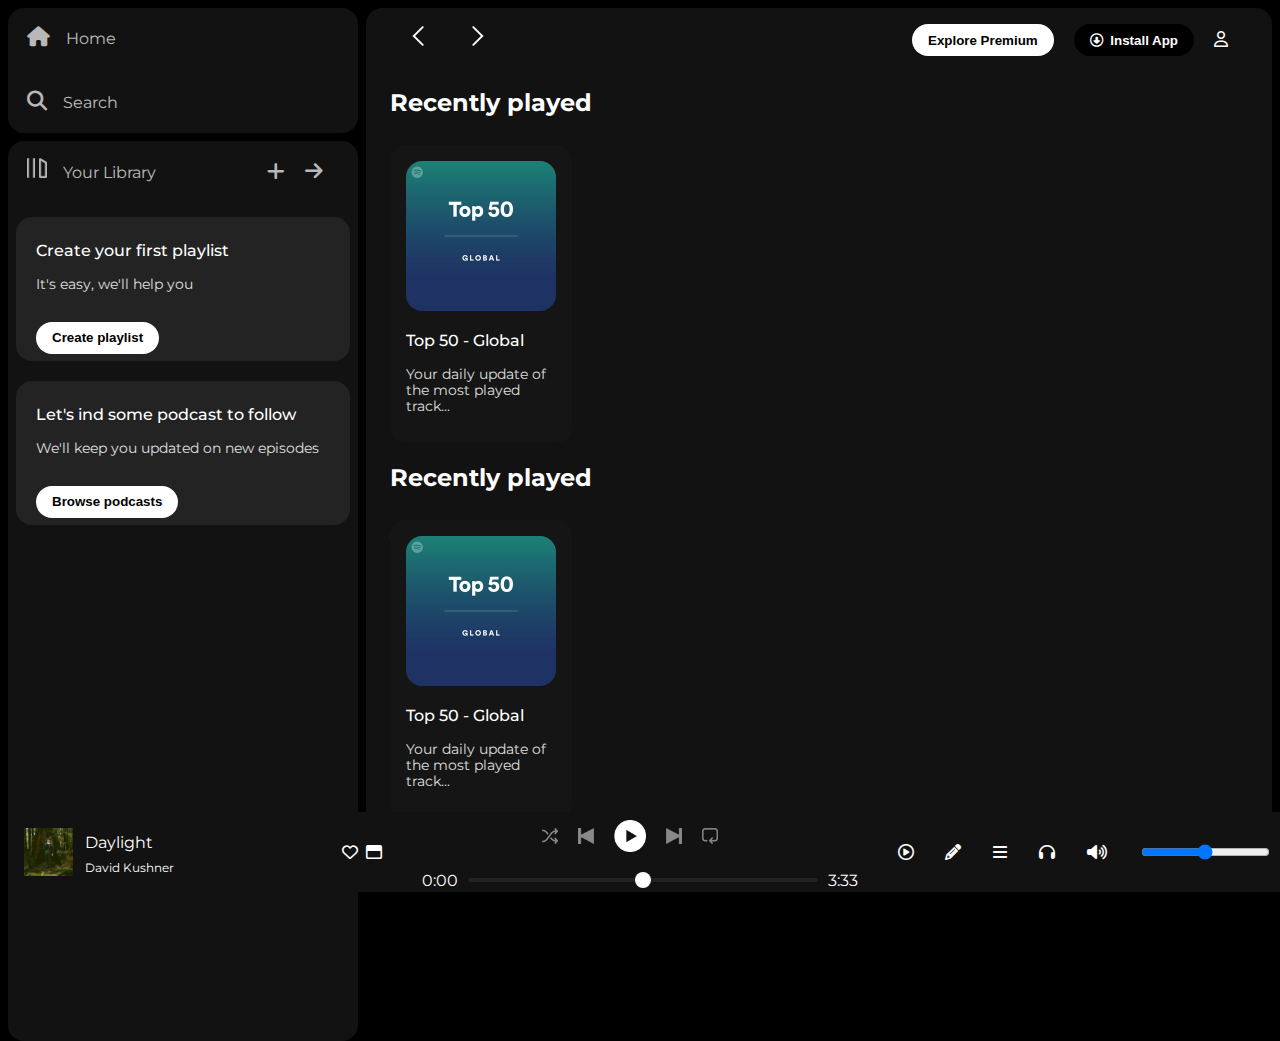
<file: index.html>
<!DOCTYPE html>
<html lang="en">
<head>
    <meta charset="UTF-8">
    <meta name="viewport" content="width=device-width, initial-scale=1.0">
    <link rel="stylesheet" href="https://cdnjs.cloudflare.com/ajax/libs/font-awesome/6.7.2/css/all.min.css" integrity="sha512-Evv84Mr4kqVGRNSgIGL/F/aIDqQb7xQ2vcrdIwxfjThSH8CSR7PBEakCr51Ck+w+/U6swU2Im1vVX0SVk9ABhg==" crossorigin="anonymous" referrerpolicy="no-referrer" />
    <link rel="preconnect" href="https://fonts.googleapis.com">
    <link rel="preconnect" href="https://fonts.gstatic.com" crossorigin>
    <link href="https://fonts.googleapis.com/css2?family=Afacad+Flux:wght@100..1000&family=Barlow:ital,wght@0,100;0,200;0,300;0,400;0,500;0,600;0,700;0,800;0,900;1,100;1,200;1,300;1,400;1,500;1,600;1,700;1,800;1,900&family=Montserrat:ital,wght@0,100..900;1,100..900&family=Raleway&display=swap" rel="stylesheet">
    <link rel="icon" href="logo.png">
    <link rel="stylesheet" href="spotifyclone.css">
    <title>Spotify - Web Player: Music for everyone</title>
</head>
<body>
    <div class="main_container">
        <div class="sidebar">
            <div class="nav">
                <div class="nav_option">
                    <i class="fa-solid fa-house"></i>
                    <a href="#">Home</a>
                </div>
                <div class="nav_option">
                    <i class="fa-solid fa-magnifying-glass"></i>
                    <a href="#">Search</a>
                </div>
            </div>
            <div class="library">
                <div class="options">
                    <div class="lib-option nav_option">
                        <img src="library_icon.png" alt="">
                        <a href="#">Your Library</a>
                    </div>
                    <div class="icons nav_option">
                        <i class="fa-solid fa-plus"></i>
                        <i class="fa-solid fa-arrow-right"></i>
                    </div>
               </div>
               <div class="boxes">
                    <div class="box">
                        <p class="p1">Create your first playlist</p>
                        <p class="p2">It's easy, we'll help you</p>
                        <button class="badge">Create playlist</button>
                    </div>
                    <div class="box">
                        <p class="p1">Let's ind some podcast to follow</p>
                        <p class="p2">We'll keep you updated on new episodes</p>
                        <button class="badge">Browse podcasts</button>
                    </div>
               </div>
            </div>
        </div>




        <div class="main_menu">
            <div class="fixed-nav">
                <div class="fixed-nav-options">
                    <img src="backward_icon.png">
                    <img src="forward_icon.png" class="hide">
                </div>
                <div class="fixed-nav-buttons">
                    <button class="badge hide">Explore Premium</button>
                    <button class="badge badge2"><i class="fa-regular fa-circle-down"></i> Install App</button>
                    <i class="fa-regular fa-user user-icon"></i>
                </div>
            </div>


            <h2>Recently played</h2>
            <div class="card-container">
                <div class="cards">
                    <img src="card1img.jpeg" class="card-img">
                    <p class="p1">Top 50 - Global</p>
                    <p class="p2">Your daily update of the most played track...</p>
            
                </div>
            </div>

            <h2>Recently played</h2>
            <div class="card-container">
                <div class="cards">
                    <img src="card1img.jpeg" class="card-img">
                    <p class="p1">Top 50 - Global</p>
                    <p class="p2">Your daily update of the most played track...</p>
            
                </div>
            </div>


            <h2>Trending now near you</h2>
            <div class="card-container">
                <div class="cards">
                    <img src="card2img.jpeg" class="card-img">
                    <p class="p1">Top 50 - Global</p>
                    <p class="p2">Your daily update of the most played track...</p>
            
                </div>
                <div class="cards">
                    <img src="card3img.jpeg" class="card-img">
                    <p class="p1">Top 50 - Global</p>
                    <p class="p2">Your daily update of the most played track...</p>
            
                </div>
                <div class="cards">
                    <img src="card4img.jpeg" class="card-img">
                    <p class="p1">Top 50 - Global</p>
                    <p class="p2">Your daily update of the most played track...</p>
            
                </div>
                <div class="cards">
                    <img src="card5img.jpeg" class="card-img">
                    <p class="p1">Top 50 - Global</p>
                    <p class="p2">Your daily update of the most played track...</p>
            
                </div>
            </div>


            <h2>Featured Charts</h2>
            <div class="card-container">
                <div class="cards">
                    <img src="card6img.jpeg" class="card-img">
                    <p class="p1">Top 50 - Global</p>
                    <p class="p2">Your daily update of the most played track...</p>
            
                </div>
                <div class="cards">
                    <img src="card5img.jpeg" class="card-img">
                    <p class="p1">Top 50 - Global</p>
                    <p class="p2">Your daily update of the most played track...</p>
            
                </div>
                <div class="cards">
                    <img src="card4img.jpeg" class="card-img">
                    <p class="p1">Top 50 - Global</p>
                    <p class="p2">Your daily update of the most played track...</p>
            
                </div>
            </div>

            <div class="footer">
                <div class="line"></div>
            </div>


        </div>
        <div class="player">
            <div class="album">
                <div class="curr-song">
                        <img src="daylightimg.jpg" class="album-img">
                        <div class="album-details">
                        <p class="song-title">Daylight</p>
                        <p class="artist">David Kushner</p>
                    </div>
                </div>
                <div class="album-icons">
                    <i class="fa-regular fa-heart"></i>
                    <i class="fa-regular fa-window-maximize"></i>
                </div>
            </div>
            <div class="music-player">
                <div class="player-options">
                    <img src="player_icon1.png"class="player-icons">
                    <img src="player_icon2.png"class="player-icons">
                    <img src="player_icon3.png"class="player-icons play-button">
                    <img src="player_icon4.png"class="player-icons">
                    <img src="player_icon5.png"class="player-icons">
                </div>
                <div class="player-bar">
                    <span class="curr-time">0:00</span>
                    <input type="range" min="0" max="100" class="prog-bar">
                    <span class="tot-time">3:33</span>
                </div>
            </div>
            <div class="controls">
                <i class="fa-regular fa-circle-play"></i>
                <i class="fa-solid fa-pencil"></i>
                <i class="fa-solid fa-bars"></i>
                <i class="fa-solid fa-headphones"></i>
                <i class="fa-solid fa-volume-high"></i>
                <input type="range">
            </div>
        </div>
    </div>
    
</body>
</html>
</file>
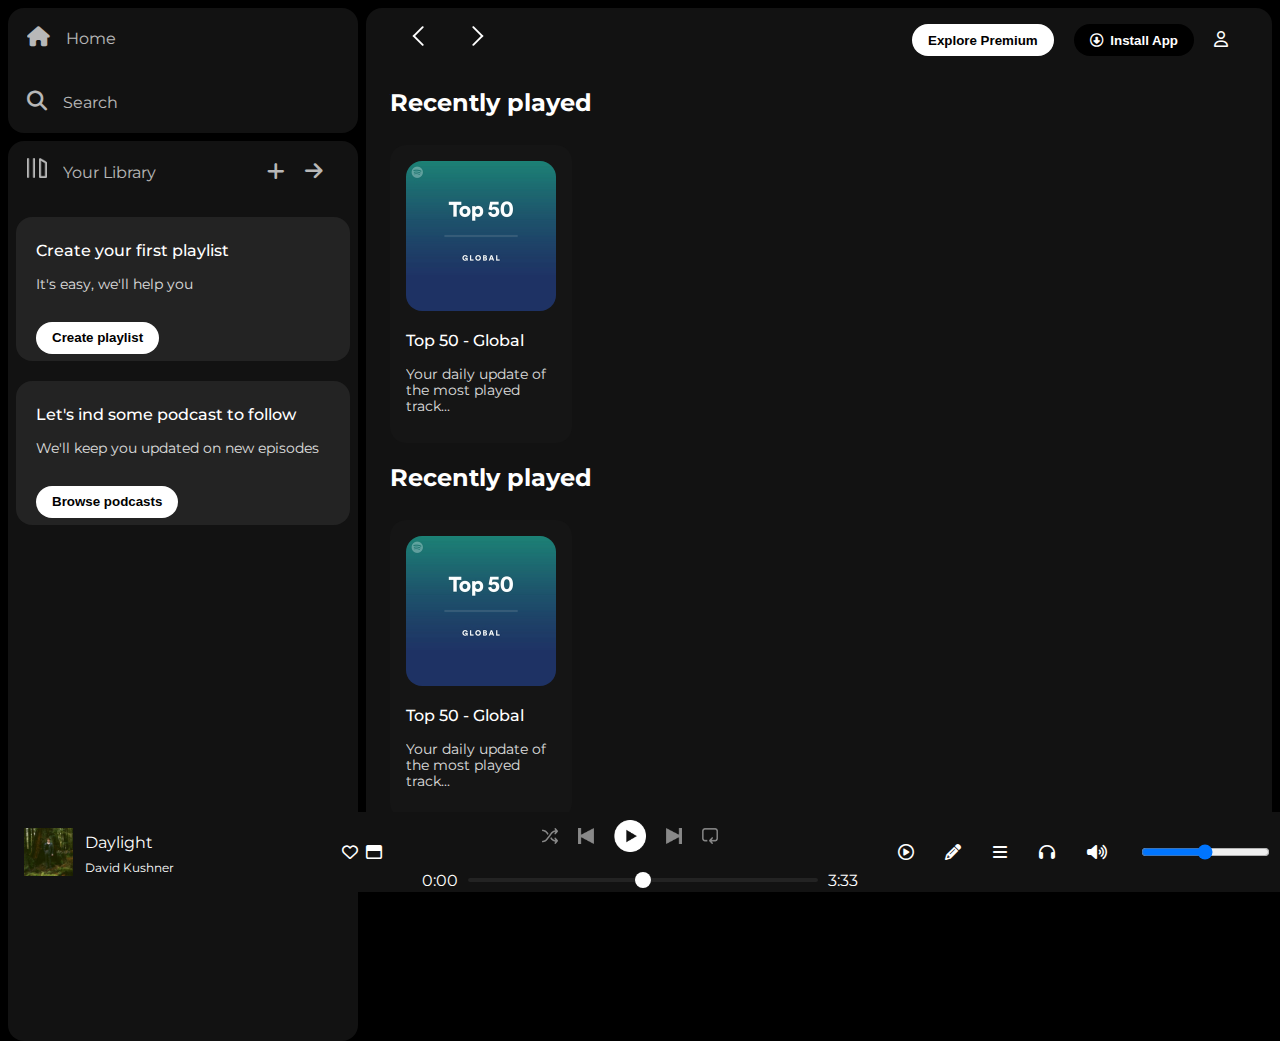
<file: spotifyclone.html>
<!DOCTYPE html>
<html lang="en">
<head>
    <meta charset="UTF-8">
    <meta name="viewport" content="width=device-width, initial-scale=1.0">
    <link rel="stylesheet" href="https://cdnjs.cloudflare.com/ajax/libs/font-awesome/6.7.2/css/all.min.css" integrity="sha512-Evv84Mr4kqVGRNSgIGL/F/aIDqQb7xQ2vcrdIwxfjThSH8CSR7PBEakCr51Ck+w+/U6swU2Im1vVX0SVk9ABhg==" crossorigin="anonymous" referrerpolicy="no-referrer" />
    <link rel="preconnect" href="https://fonts.googleapis.com">
    <link rel="preconnect" href="https://fonts.gstatic.com" crossorigin>
    <link href="https://fonts.googleapis.com/css2?family=Afacad+Flux:wght@100..1000&family=Barlow:ital,wght@0,100;0,200;0,300;0,400;0,500;0,600;0,700;0,800;0,900;1,100;1,200;1,300;1,400;1,500;1,600;1,700;1,800;1,900&family=Montserrat:ital,wght@0,100..900;1,100..900&family=Raleway&display=swap" rel="stylesheet">
    <link rel="icon" href="logo.png">
    <link rel="stylesheet" href="spotifyclone.css">
    <title>Spotify - Web Player: Music for everyone</title>
</head>
<body>
    <div class="main_container">
        <div class="sidebar">
            <div class="nav">
                <div class="nav_option">
                    <i class="fa-solid fa-house"></i>
                    <a href="#">Home</a>
                </div>
                <div class="nav_option">
                    <i class="fa-solid fa-magnifying-glass"></i>
                    <a href="#">Search</a>
                </div>
            </div>
            <div class="library">
                <div class="options">
                    <div class="lib-option nav_option">
                        <img src="library_icon.png" alt="">
                        <a href="#">Your Library</a>
                    </div>
                    <div class="icons nav_option">
                        <i class="fa-solid fa-plus"></i>
                        <i class="fa-solid fa-arrow-right"></i>
                    </div>
               </div>
               <div class="boxes">
                    <div class="box">
                        <p class="p1">Create your first playlist</p>
                        <p class="p2">It's easy, we'll help you</p>
                        <button class="badge">Create playlist</button>
                    </div>
                    <div class="box">
                        <p class="p1">Let's ind some podcast to follow</p>
                        <p class="p2">We'll keep you updated on new episodes</p>
                        <button class="badge">Browse podcasts</button>
                    </div>
               </div>
            </div>
        </div>




        <div class="main_menu">
            <div class="fixed-nav">
                <div class="fixed-nav-options">
                    <img src="backward_icon.png">
                    <img src="forward_icon.png" class="hide">
                </div>
                <div class="fixed-nav-buttons">
                    <button class="badge hide">Explore Premium</button>
                    <button class="badge badge2"><i class="fa-regular fa-circle-down"></i> Install App</button>
                    <i class="fa-regular fa-user user-icon"></i>
                </div>
            </div>


            <h2>Recently played</h2>
            <div class="card-container">
                <div class="cards">
                    <img src="card1img.jpeg" class="card-img">
                    <p class="p1">Top 50 - Global</p>
                    <p class="p2">Your daily update of the most played track...</p>
            
                </div>
            </div>

            <h2>Recently played</h2>
            <div class="card-container">
                <div class="cards">
                    <img src="card1img.jpeg" class="card-img">
                    <p class="p1">Top 50 - Global</p>
                    <p class="p2">Your daily update of the most played track...</p>
            
                </div>
            </div>


            <h2>Trending now near you</h2>
            <div class="card-container">
                <div class="cards">
                    <img src="card2img.jpeg" class="card-img">
                    <p class="p1">Top 50 - Global</p>
                    <p class="p2">Your daily update of the most played track...</p>
            
                </div>
                <div class="cards">
                    <img src="card3img.jpeg" class="card-img">
                    <p class="p1">Top 50 - Global</p>
                    <p class="p2">Your daily update of the most played track...</p>
            
                </div>
                <div class="cards">
                    <img src="card4img.jpeg" class="card-img">
                    <p class="p1">Top 50 - Global</p>
                    <p class="p2">Your daily update of the most played track...</p>
            
                </div>
                <div class="cards">
                    <img src="card5img.jpeg" class="card-img">
                    <p class="p1">Top 50 - Global</p>
                    <p class="p2">Your daily update of the most played track...</p>
            
                </div>
            </div>


            <h2>Featured Charts</h2>
            <div class="card-container">
                <div class="cards">
                    <img src="card6img.jpeg" class="card-img">
                    <p class="p1">Top 50 - Global</p>
                    <p class="p2">Your daily update of the most played track...</p>
            
                </div>
                <div class="cards">
                    <img src="card5img.jpeg" class="card-img">
                    <p class="p1">Top 50 - Global</p>
                    <p class="p2">Your daily update of the most played track...</p>
            
                </div>
                <div class="cards">
                    <img src="card4img.jpeg" class="card-img">
                    <p class="p1">Top 50 - Global</p>
                    <p class="p2">Your daily update of the most played track...</p>
            
                </div>
            </div>

            <div class="footer">
                <div class="line"></div>
            </div>


        </div>
        <div class="player">
            <div class="album">
                <div class="curr-song">
                        <img src="daylightimg.jpg" class="album-img">
                        <div class="album-details">
                        <p class="song-title">Daylight</p>
                        <p class="artist">David Kushner</p>
                    </div>
                </div>
                <div class="album-icons">
                    <i class="fa-regular fa-heart"></i>
                    <i class="fa-regular fa-window-maximize"></i>
                </div>
            </div>
            <div class="music-player">
                <div class="player-options">
                    <img src="player_icon1.png"class="player-icons">
                    <img src="player_icon2.png"class="player-icons">
                    <img src="player_icon3.png"class="player-icons play-button">
                    <img src="player_icon4.png"class="player-icons">
                    <img src="player_icon5.png"class="player-icons">
                </div>
                <div class="player-bar">
                    <span class="curr-time">0:00</span>
                    <input type="range" min="0" max="100" class="prog-bar">
                    <span class="tot-time">3:33</span>
                </div>
            </div>
            <div class="controls">
                <i class="fa-regular fa-circle-play"></i>
                <i class="fa-solid fa-pencil"></i>
                <i class="fa-solid fa-bars"></i>
                <i class="fa-solid fa-headphones"></i>
                <i class="fa-solid fa-volume-high"></i>
                <input type="range">
            </div>
        </div>
    </div>
    
</body>
</html>
</file>
<file: spotifyclone.css>
body
{
    font-family: "Montserrat", serif;
    margin: 0;
    background-color: black;
    color: white;
    overflow: hidden;
}

.main_container
{
    display: flex;
    width: 100vw;
    height: 100vh;
}

.sidebar
{
    width: 350px;
    /* padding: 0.5rem; */
    margin: 0.5rem;
    background-color: black;
    border-radius: 1rem;
}

.nav
{
    background-color: #121212;
    display: flex;
    flex-direction: column;
    justify-content: center;
    height: 125px;
    border-radius: 1rem;
}

.nav_option
{
    line-height: 3rem;
    padding: 0.5rem 1.2rem;
}

.nav_option a:hover
{
    opacity: 1;
}

.nav_option i:hover
{
    opacity: 1;
}

.nav_option a
{
    text-decoration: none;
    color: white;
    font-size: 1rem;
    padding-left: 0.75rem;
    opacity: 0.7;
}

.nav_option i
{
    font-size: 1.25rem;
    opacity: 0.7;
}

.library
{
    background-color: #121212;
    border-radius: 1rem;
    margin-top: 0.5rem;
    height: 100vh;
}
.options
{
    display: flex;
    justify-content: space-between;
}

.lib-option img
{
    height: 1.25rem;
    width: 1.25rem;
    opacity: 0.7;
}

.lib-option img:hover
{
    opacity: 1;
}

.icons i
{
    padding-right: 1rem;
}

.main_menu
{
    flex: 1;
    width: 100vh;
    margin: 0.5rem 0.5rem 0.5rem 0;
    padding: 0 1.5rem;
    background-color: #121212;
    border-radius: 1rem;
    overflow: auto;
}

.player
{
    width: 100%;
    position: fixed;
    bottom: 0rem;
    height: 4rem;
    margin: 0.5rem;
    padding: 0.5rem;
    background-color: #121212;
}

.box
{
    background-color: #232323;
    border-radius: 1rem;
    height: 8rem;
    margin: 0.75rem 0.5rem 1.25rem 0.5rem;
    padding: 0.5rem 1.25rem;
}

.p1
{
    font-size: 1rem;
    font-weight: 500;
}

.p2
{
    font-size: .85rem;
    opacity: 0.85;
}

.badge
{
    background-color: white;
    border-radius: 100px;
    border: none;
    padding: 0.25rem 1rem;
    font-weight: 700;
    margin-top: 1rem;
    width: fit-content;
    height: 2rem;
}

.badge2
{
    background-color: black;
    color: white;
}

.fixed-nav
{
    position: sticky;
    top: 0;
    display: flex;
    justify-content: space-between;
    background-color: #121212;
    z-index: 10;
}

.fixed-nav-options img
{
    height: 1.5rem;
    width: 1.5rem;
    margin: 0.5rem 0.5rem;
    padding: 0.5rem;
}

.fixed-nav-buttons button
{
    margin-right: 1rem;
    padding-right: 1rem;
}

.fixed-nav-buttons i
{
    margin-right: 0.25rem;
}

.user-icon
{
    padding-right: 1rem;
}

@media(max-width:1000px)
{
    .hide
    {
        display: none;
    }
}


.card-container
{
    display: flex;
    flex-wrap: wrap;
}

.cards
{
    width: 150px;
    background-color: #151515;
    border-radius: 1rem;
    padding: 1rem;
    margin: 0.5rem 0.5rem 0 0;
}

.card-img
{
    border-radius: 1rem;
    width: 100%;
}

.footer
{
    height: 300px;
    display: flex;
    justify-content: center;
    align-items: center;
}

.line
{
    width: 90%;
    height: 30%;
    border-top: 2px solid white;
    opacity: 0.1;
}


.player
{
    display: flex;
}

.album
{
    width: 30%;
    display: flex;
    align-items: center;
}

.curr-song
{
    display: flex;
    align-items: center;
}
.album-img
{
    margin: 0.5rem;
    height: 70%;
    width: 15%;
}

.album-details
{
    margin: 0.25rem;
}

.song-title
{
    font-size: 1rem;
}

.artist
{
    font-size: 0.75rem;
    margin-top: -0.5rem;
}

.album-icons
{
    display: flex;
    right: 1rem;
}
.album-icons i
{
    padding-right: 0.5rem;
}
.music-player
{
    width: 40%;
}
.player-options
{
    display: flex;
    justify-content: center;
    align-items: center;
    height: 50%;
}

.player-icons
{
    height: 1rem;
    width: 1rem;
    padding-right: 1.25rem;
    opacity: 0.5;
}

.player-icons:hover
{
    opacity: 1;
}

.play-button
{
    height: 2rem;
    width: 2rem;
    opacity: 1;
}

.play-button:hover
{
    margin: 0 -0.15rem 0 -0.1rem;
    height: 2.25rem;
    width: 2.25rem;
}

.player-bar
{
    height: 50%;
    width: 100%;
    display: flex;
    justify-content: center;
    align-items: center;
    margin-top: 0.75rem;
}

.prog-bar
{
    appearance: none;
    width: 70%;
    cursor: pointer;
    background-color: transparent;
    padding: 0 0.5rem 0 0.5rem;
}

.prog-bar::-webkit-slider-runnable-track
{
    background-color: #232323;
    border-radius: 100px;
    height: 0.3rem;
}

.prog-bar::-webkit-slider-thumb
{
    appearance: none;
    background-color: white;
    border-radius: 50%;
    height: 1rem;
    width: 1rem;
    margin-top: -6px;
}
.controls
{
    width: 30%;
    display: flex;
    align-items: center;
    justify-content: space-between;
    margin: 0.5rem 1.5rem 0.5rem 0.5rem;
}
</file>
